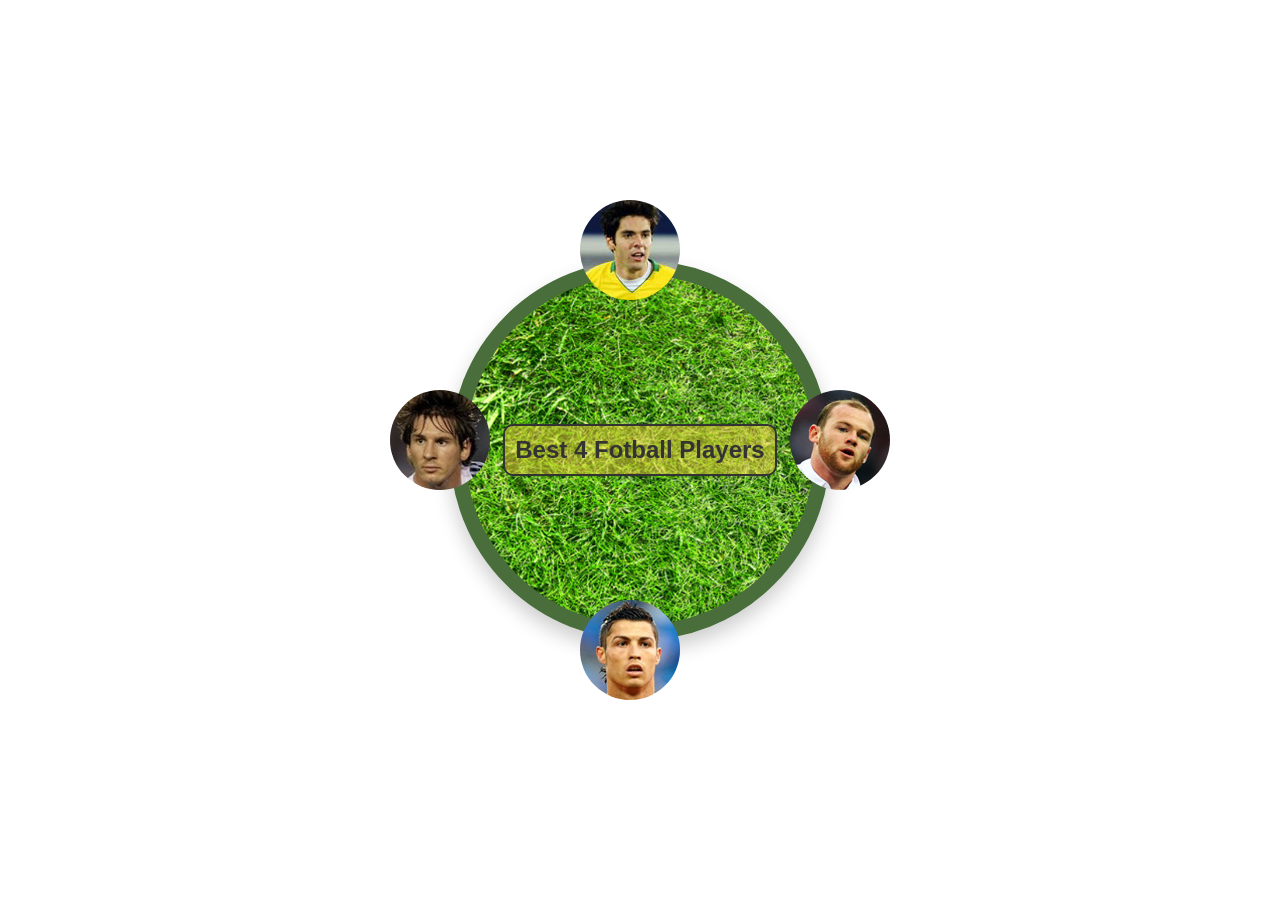
<file: Absolute Positioning&Layouts/index.html>
<!DOCTYPE html>
<html lang="en">
<head>
   <!-- الترميز العالمي الذي يدعم اللغة العربيةوالانجليزية--> 
    <meta charset="UTF-8">
    <!--هنا نخبر المتصفح أن يجعل عرض الموقع مساوياً لـ عرض شاشة الجهاز الذي يستخدمه الشخص بغض النظر عن نوعه جوال ..لاب  ..الخ-->
    <meta name="viewport" content="width=device-width, initial-scale=1.0">
    <!--وصف الموقع-->
    <meta name="description" content="">
    <!-- كلمات مفتاحية لتحسن ظهور موقعي في محركات البحث-->
    <meta name="keyword" content="">
    <!--هاد عشان اعمل رفريش للصفحة -->
    <meta http-equiv="refresh" content="300">

    <title>Q3</title>

    <!--رابط صفحة ال CSS-->
    <link rel="stylesheet" href="css/style.css">
    
    
</head>
<body>
<div class="container">
        
        <div class="circle">
            <div class="title">
                <h3>Best 4 Fotball Players</h3>
            </div>
        </div>

        <div class="player player-top">
            <img src="images/4.png" alt="Player 1">
        </div>
        
        <div class="player player-right">
            <img src="images/3.png" alt="Player 2">
        </div>
        
        <div class="player player-bottom">
            <img src="images/2.png" alt="Player 3">
        </div>
        
        <div class="player player-left">
            <img src="images/1.png" alt="Player 4">
        </div>

    </div>

</body>
</file>
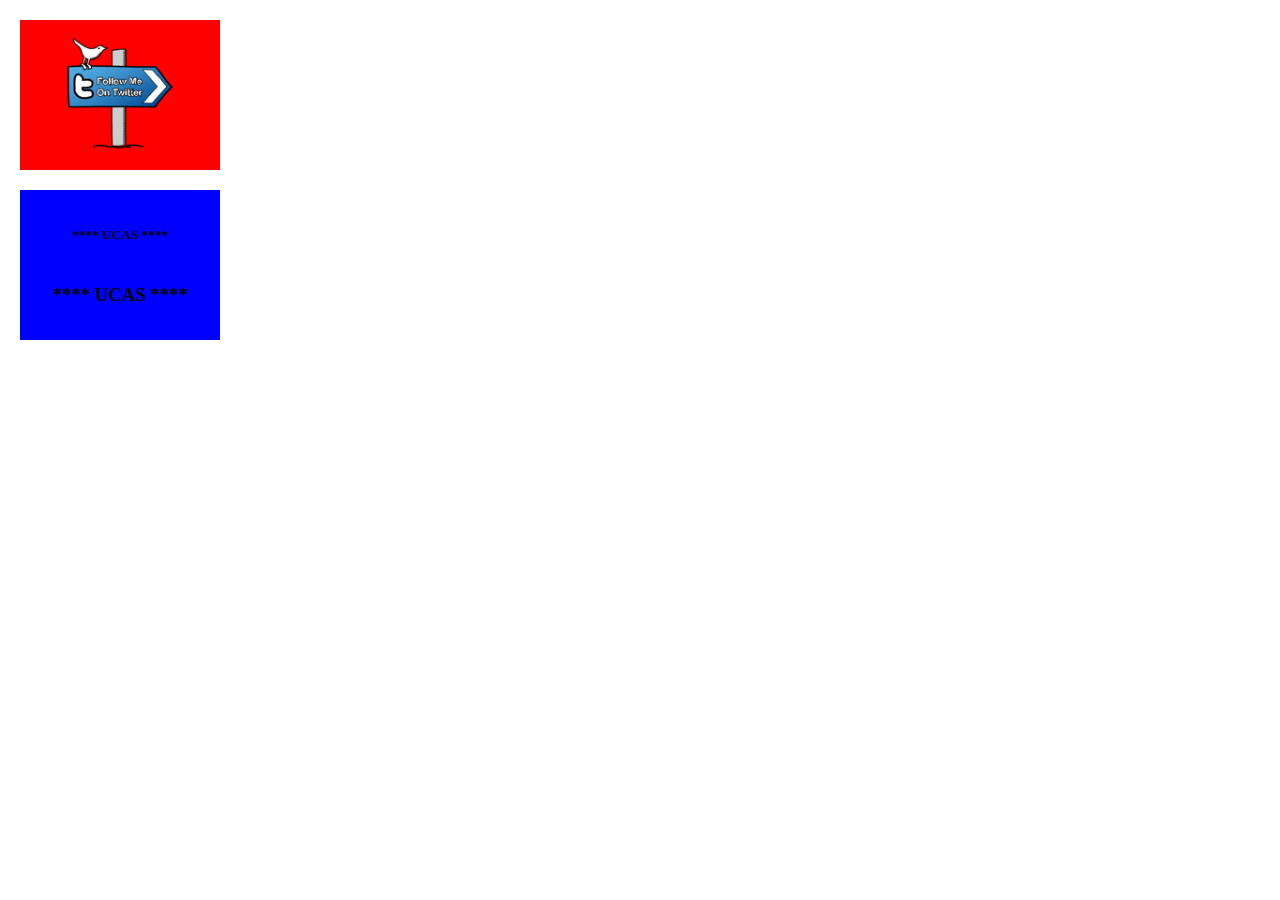
<file: CSS Keyframe Animations & Multi-Layered Motion/index.html>
<!DOCTYPE html>
<html lang="en">
<head>
   <!-- الترميز العالمي الذي يدعم اللغة العربيةوالانجليزية--> 
    <meta charset="UTF-8">
    <!--هنا نخبر المتصفح أن يجعل عرض الموقع مساوياً لـ عرض شاشة الجهاز الذي يستخدمه الشخص بغض النظر عن نوعه جوال ..لاب  ..الخ-->
    <meta name="viewport" content="width=device-width, initial-scale=1.0">
    <!--هاد عشان اعمل رفريش للصفحة -->
    <meta http-equiv="refresh" content="300">

    <title>Q4</title>

    <!--رابط صفحة ال CSS-->
    <link rel="stylesheet" href="css/style.css">
    
    
</head>
<body>
<div class="contianer">
<div class="img">
        <img src="images\1.png" class="moving-icon" alt="Image">
    </div>

    <div class="text">
        <h5>**** UCAS ****</h5>
        <h3>**** UCAS ****</h3>
    </div>
    </div>
</body>
</html>
</file>
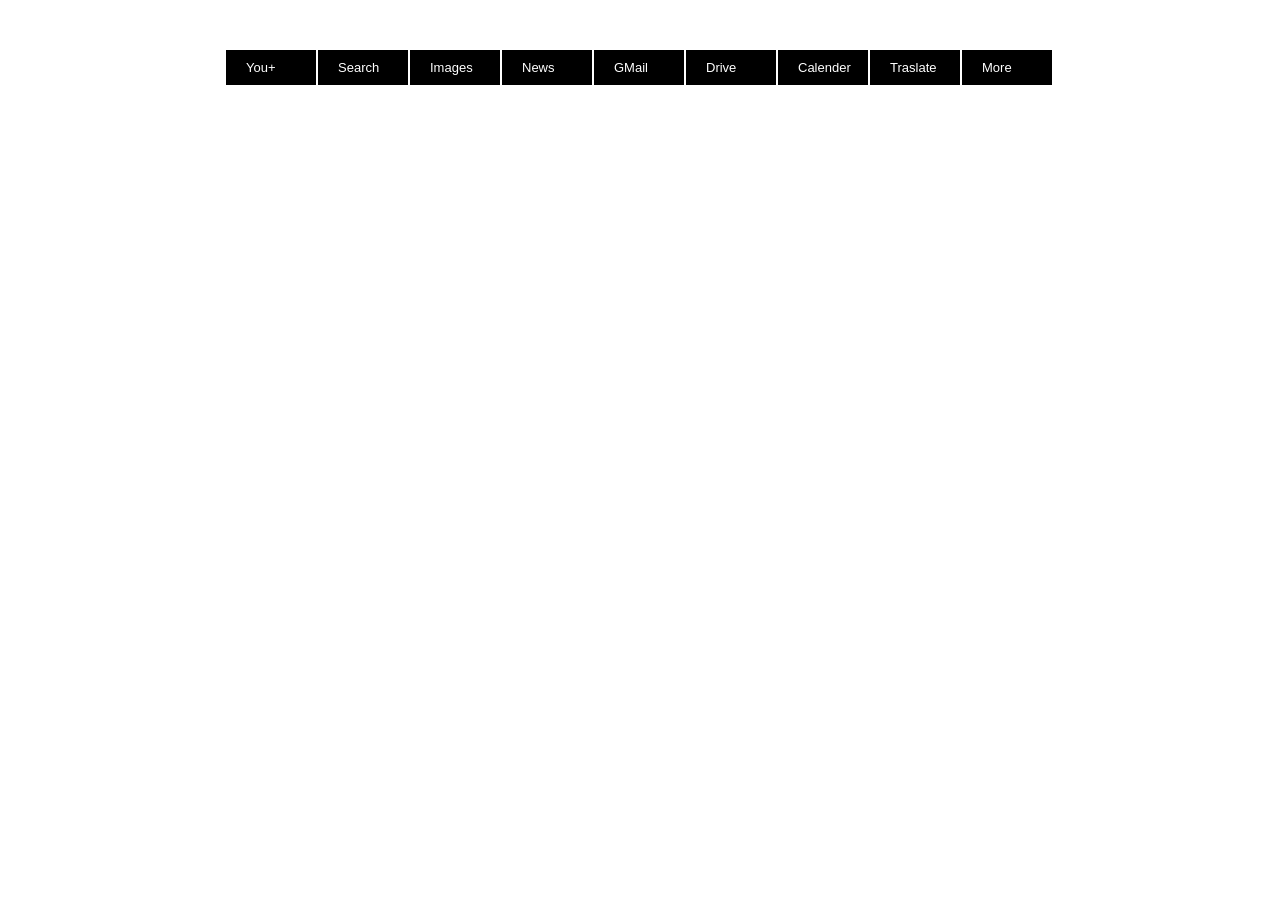
<file: CSS Navigation Bars & Hover Effects/index.html>
<!DOCTYPE html>
<html lang="en">
<head>
   <!-- الترميز العالمي الذي يدعم اللغة العربيةوالانجليزية--> 
    <meta charset="UTF-8">
    <!--هنا نخبر المتصفح أن يجعل عرض الموقع مساوياً لـ عرض شاشة الجهاز الذي يستخدمه الشخص بغض النظر عن نوعه جوال ..لاب  ..الخ-->
    <meta name="viewport" content="width=device-width, initial-scale=1.0">
    <!--هاد عشان اعمل رفريش للصفحة -->
    <meta http-equiv="refresh" content="300">

    <title>Q2</title>

    <!--رابط صفحة ال CSS-->
    <link rel="stylesheet" href="css/style.css">
    
    
</head>
<body>
<div class="navbar">
        <a href="#" class="nav-item">
            <span>You+</span>
        </a>

        <a href="#" class="nav-item">
            <span>Search</span>
        </a>

        <a href="#" class="nav-item">
            <span>Images</span>
        </a>

        <a href="#" class="nav-item">
            <span>News</span>
        </a>

        <a href="#" class="nav-item">
            <span>GMail</span>
        </a>

        <a href="#" class="nav-item">
            <span>Drive</span>
        </a>

        <a href="#" class="nav-item">
            <span>Calender</span>
        </a>

        <a href="#" class="nav-item">
            <span>Traslate</span>
        </a>

        <a href="#" class="nav-item">
            <span>More</span>
        </a>


    </div>

</body>
</html>
</file>
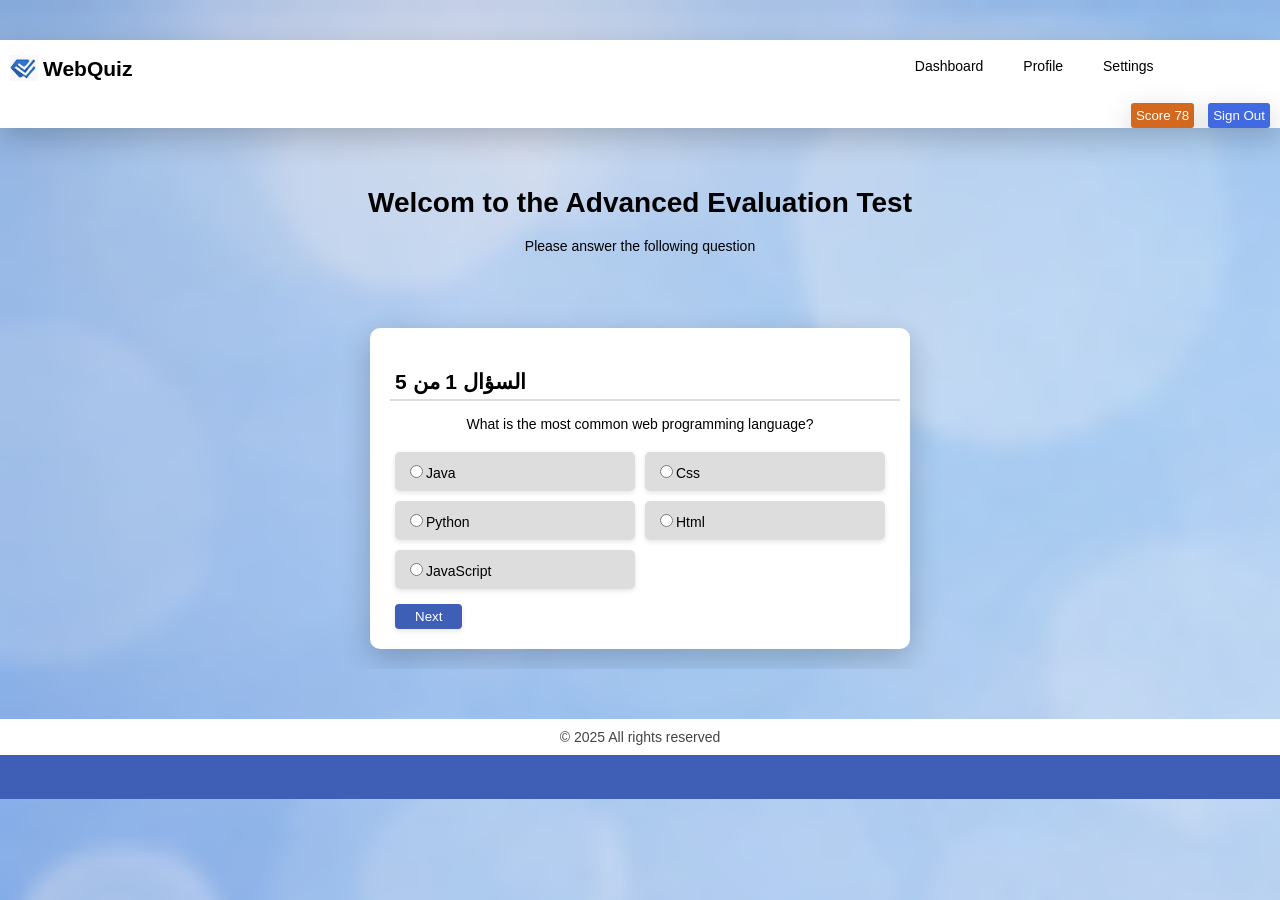
<file: Quiz-Platform/index.html>
<!DOCTYPE html>
<html lang="en">
<head>
    <meta charset="UTF-8">
    <meta name="viewport" content="width=device-width, initial-scale=1.0">
    <meta name="description" content="">
    <meta name="keywords" content="">
    <meta name="keywords" content="">

    <title>WebQuiz</title>

    <link rel="stylesheet" href="css/style.css">
    <link rel="stylesheet" href="https://cdnjs.cloudflare.com/ajax/libs/font-awesome/6.0.0/css/all.min.css">
</head>

<body>

  <header>
        <nav>
            <div class="logo">
              <img src="images/logo.png" alt="logo pic ...">
              <h2>WebQuiz</h2>
            </div>
            
            <ul class="links">
              <li><a href="">Dashboard</a></li>  
              <li><a href="">Profile</a></li>
              <li><a href="">Settings</a></li>
            </ul>

              <div class="buttons">
                <button class="score-btn">Score 78</button>
                <button class="signout-btn">Sign Out</button>
              </div>
        </nav>
        <div class="clear"></div>
    </header>


   <div class="container">
    <main> 
      <div class="welcom">
        <h1>Welcom to the Advanced Evaluation Test</h1>
        <p>Please answer the following question</p>
      </div>

        <div class="question">
            <h2>السؤال 1 من 5</h2>
            <label>What is the most common web programming language?</label>
            <div class="option"><input type="radio" name="q1" id="">Java</div>
            <div class="option"><input type="radio" name="q1" id="">Css</div>
            <div class="option"><input type="radio" name="q1" id="">Python</div>
            <div class="option"><input type="radio" name="q1" id="">Html</div>
            <div class="option"><input type="radio" name="q1" id="">JavaScript</div>
            <div class="clear"></div>
            <div><button class="next-btn">Next</button></div>
    </main>
    </div>
    
    <footer>
      <div class="white-bar">
      <p>&copy; 2025 All rights reserved</p>
      </div>
    </footer>

</body>
</html>
</file>
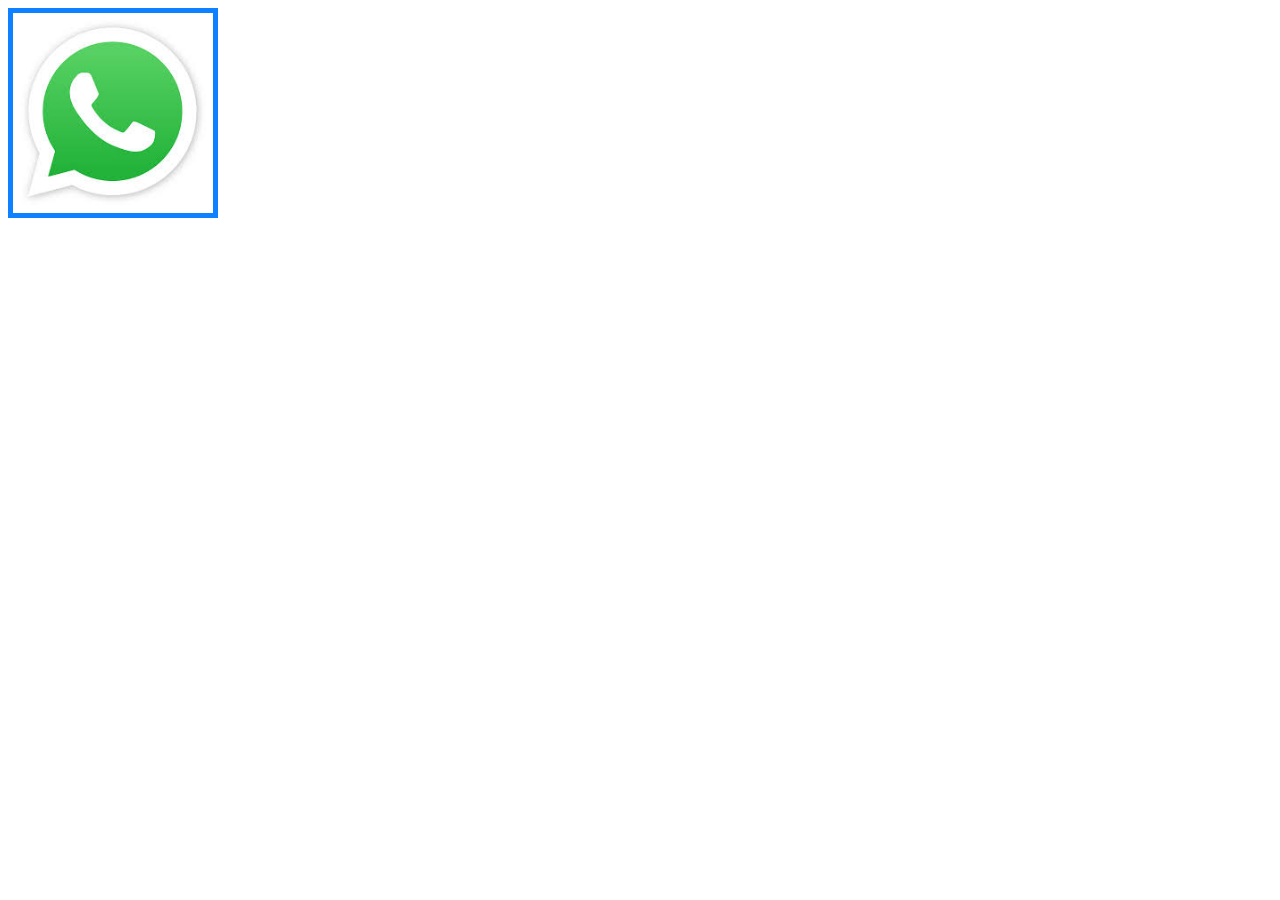
<file: transaction/index.html>
<!DOCTYPE html>
<html lang="en">
<head>
   <!-- الترميز العالمي الذي يدعم اللغة العربيةوالانجليزية--> 
    <meta charset="UTF-8">
    <!--هنا نخبر المتصفح أن يجعل عرض الموقع مساوياً لـ عرض شاشة الجهاز الذي يستخدمه الشخص بغض النظر عن نوعه جوال ..لاب  ..الخ-->
    <meta name="viewport" content="width=device-width, initial-scale=1.0">
    <!--وصف الموقع-->
    <meta name="description" content="">
    <!-- كلمات مفتاحية لتحسن ظهور موقعي في محركات البحث-->
    <meta name="keyword" content="">
     <!-- عشان ءارشف صفحة معينة و ما تصللها محركات البحث-->
    <meta name="robots" content="/">
    <!--هاد عشان اعمل رفريش للصفحة -->
    <meta http-equiv="refresh" content="300">

    <title>first project</title>

    <!--رابط صفحة ال CSS-->
    <link rel="stylesheet" href="css/style.css">
    <!--رابط الايقونة الي جنب اسم الصقحة-->
    <link rel="shortcut icon" href="images/3135715.png" type="image/x-icon">
    
</head>
<body>


<div class="card">
  <img src="images/whatsapp.jpg" alt="WhatsApp">
  <div class="info">
    <h3>WhatsApp</h3>
    <p>Social Network</p>
  </div>
</div>





</body>
</html>
</file>
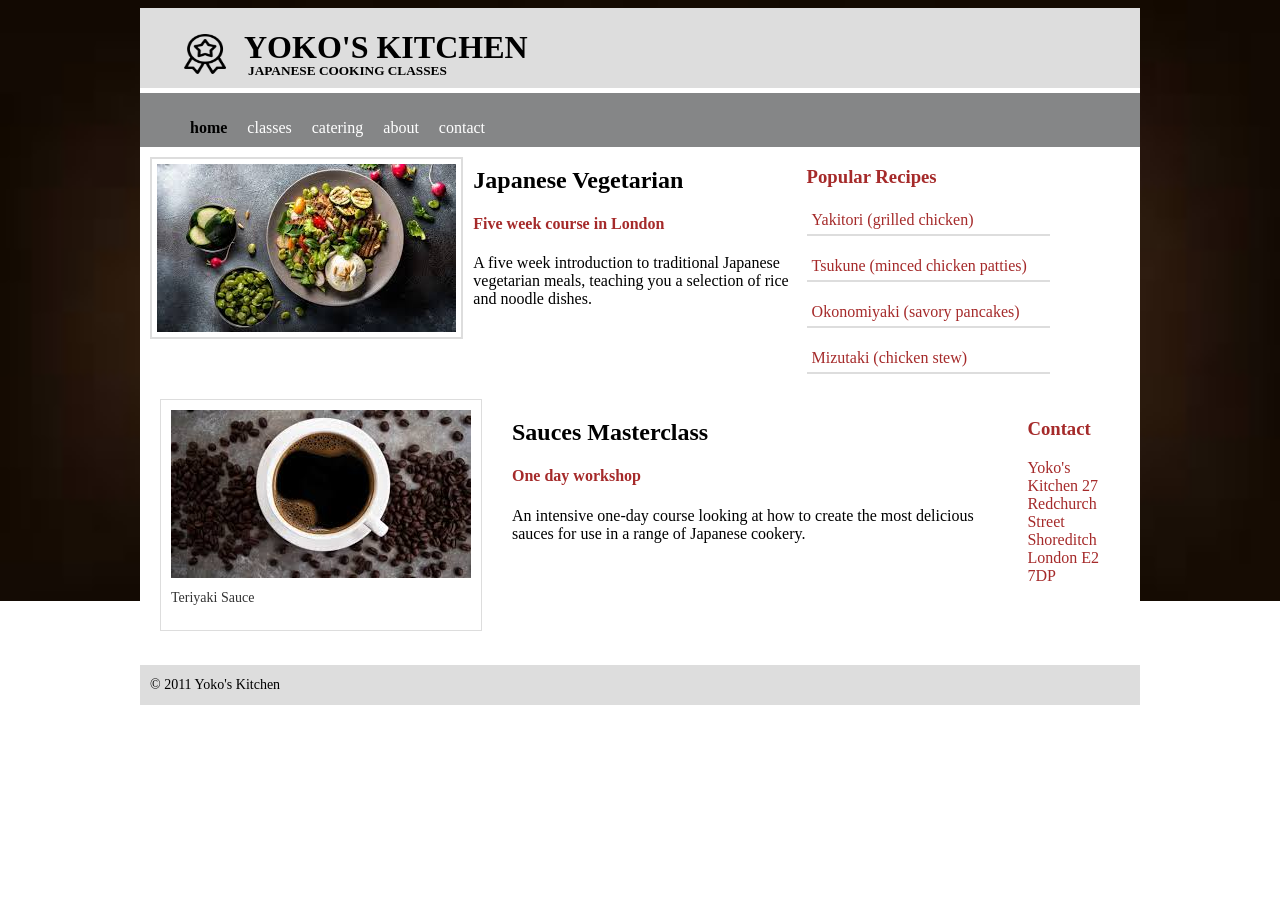
<file: yokos-kitchen-landing-page/index.html>
<!DOCTYPE html>
<html lang="en">
<head>
   <!-- الترميز العالمي الذي يدعم اللغة العربيةوالانجليزية--> 
    <meta charset="UTF-8">
    <!--هنا نخبر المتصفح أن يجعل عرض الموقع مساوياً لـ عرض شاشة الجهاز الذي يستخدمه الشخص بغض النظر عن نوعه جوال ..لاب  ..الخ-->
    <meta name="viewport" content="width=device-width, initial-scale=1.0">
    <!--وصف الموقع-->
    <meta name="description" content="">
    <!-- كلمات مفتاحية لتحسن ظهور موقعي في محركات البحث-->
    <meta name="keyword" content="">
     <!-- عشان ءارشف صفحة معينة و ما تصللها محركات البحث-->
    <meta name="robots" content="/">
    <!--هاد عشان اعمل رفريش للصفحة -->
    <meta http-equiv="refresh" content="300">

    <title>first project</title>

    <!--رابط صفحة ال CSS-->
    <link rel="stylesheet" href="css/style.css">
    <!--رابط الايقونة الي جنب اسم الصقحة-->
    <link rel="shortcut icon" href="images/3135715.png" type="image/x-icon">
    
</head>
<body>

    <div class="container">

       <header>
            <img src="images/1435715.png" alt="icon2">
            <h1> YOKO'S KITCHEN</h1>
            <div class="clear"></div>
            <h5>JAPANESE COOKING CLASSES</h5>
       </header> 
       <!--هادج شكل اي نافبار في اي موقع بتشوفيه اللعب بيكون في ال css --> 
       <nav>
        <ul>
            <li><a href="" class="active">home</a></li>
            <li><a href="">classes</a></li>
            <li><a href="">catering</a></li>
            <li><a href="">about</a></li>
            <li><a href="">contact</a></li>
        </ul>
       </nav>

       <section>
        <div class="pi">
            <img src="images/salad.jpg" alt="salad pic">
        </div>
        <div class="pi">
            <h2>Japanese Vegetarian</h2>
            <h4>Five week course in London</h4>
            <p>A five week introduction to traditional Japanese vegetarian meals, teaching you a selection of rice and noodle dishes.</p>
        </div>
        <div class="pi">
            <h3>Popular Recipes</h3>
            <p class="p1">Yakitori (grilled chicken)</p>
            <p class="p1">Tsukune (minced chicken patties)</p>
            <p class="p1">Okonomiyaki (savory pancakes)</p>
            <p class="p1">Mizutaki (chicken stew)</p>
        </div>
         <div class="clear"></div>
       </section>
       
       <section class="lower-section">
        <div class="photo-box">
            <img src="images/coffee.jpg" alt="coffee pic">
            <p>Teriyaki Sauce</p>
        </div>

        <div class="sauce-info">
            <h2>Sauces Masterclass </h2>
            <h4>One day workshop</h4>
            <p>An intensive one-day course looking at how to create the most delicious sauces for use in a range of Japanese cookery.</p>
        </div>

        <div class="contact-box">
            <h3>Contact</h3>
            <p class="contact-info">
            Yoko's Kitchen 27<br>
            Redchurch Street<br>
            Shoreditch London E2 <br>
            7DP
            </p>
        </div>
       </section>


       <footer>
        <!--ملاحظة: الكود &copy; هو المسؤول عن إظهار علامة الحقوق (الدائرة التي بداخلها حرف C).-->
        <p>&copy; 2011 Yoko's Kitchen</p>
       </footer>
    </div>
    
</body>
</html>
</file>
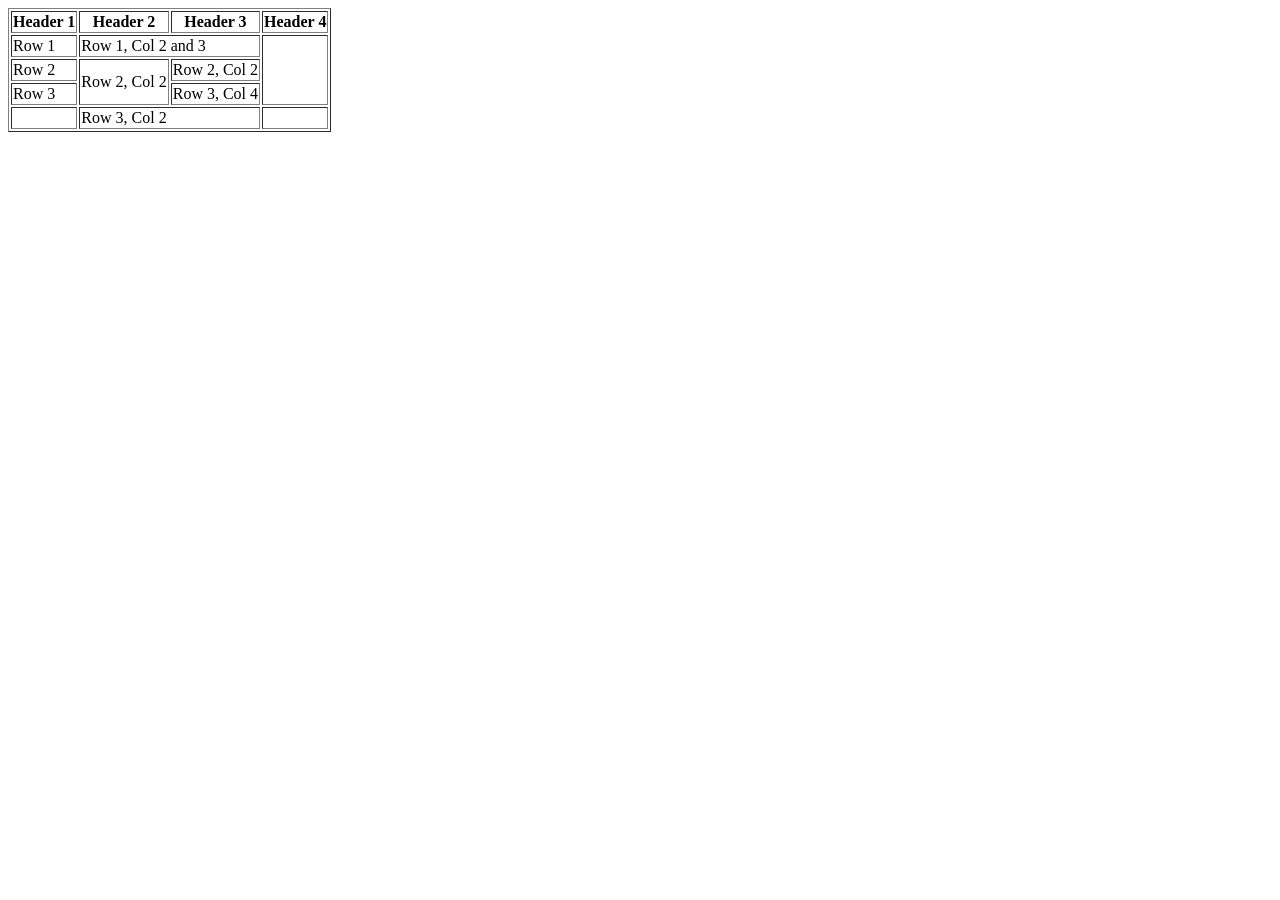
<file: tabel1.html>
<!DOCTYPE html>
<html>
<head>
<meta charset="UTF-8">
</head>

<body>

<table border="1">
<thead>
<tr>
<th>Header 1</th>
<th>Header 2</th>
<th>Header 3</th>
<th>Header 4</th>
</tr>
</thead>

<tbody>

<tr>
<td>Row 1</td>
<td colspan="2">Row 1, Col 2 and 3</td>
<td rowspan="3"></td>
</tr>

<tr>
<td>Row 2</td>
<td rowspan="2">Row 2, Col 2</td>
<td>Row 2, Col 2</td>
</tr>

<tr>
<td>Row 3</td>
<td>Row 3, Col 4</td>
</tr>

<tr>
<td></td>
<td colspan="2">Row 3, Col 2</td>
<td></td>
</tr>

</tbody>
</table>

</body>
</html>
</file>
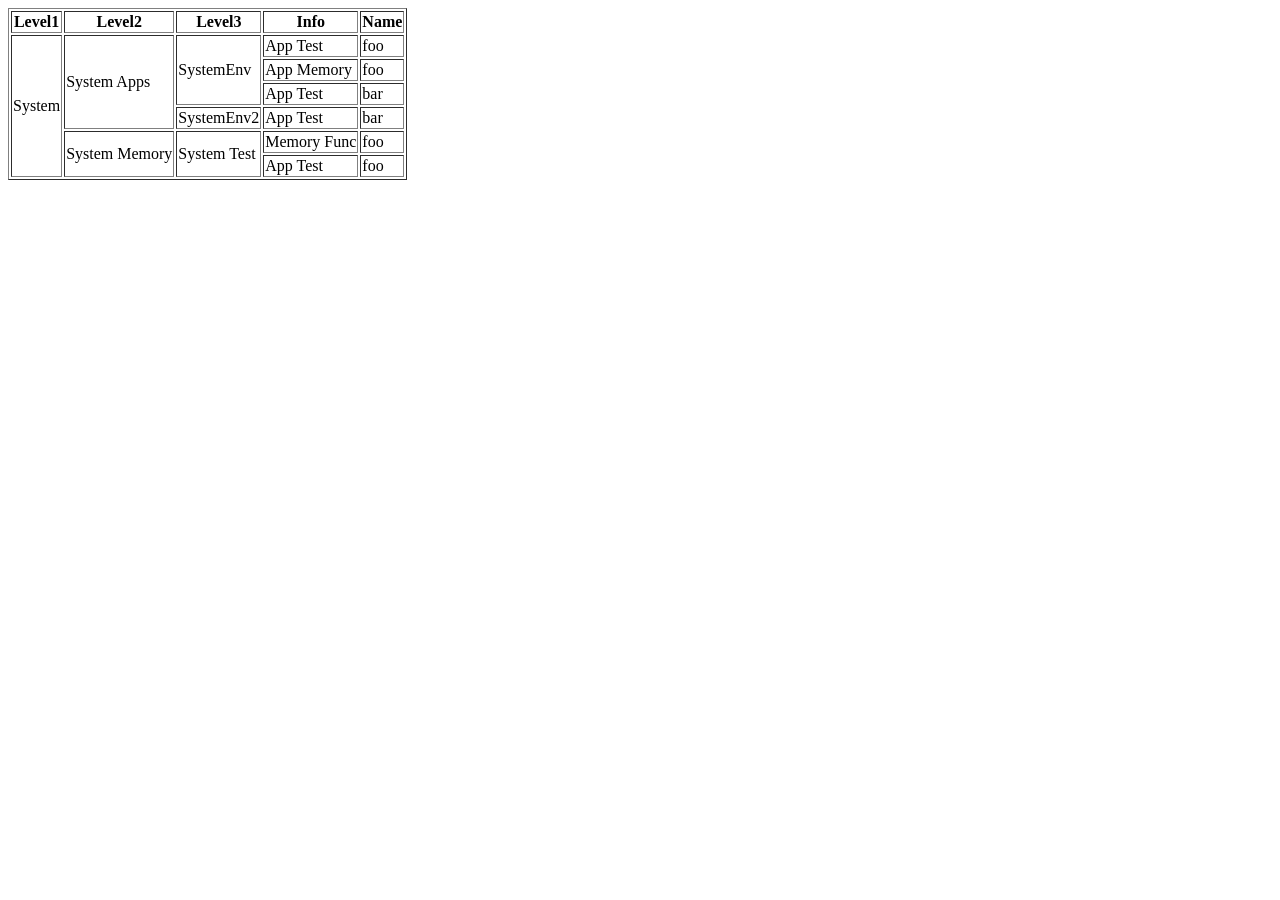
<file: tabel2.html>
<html>
<head>
	<body>
		<table border="1">
			<tr>
				<th>Level1</th>
				<th>Level2</th>
				<th>Level3</th>
				<th>Info</th>
				<th>Name</th>
			</tr>
			<tr>
				<td rowspan = "6"> System </td>
				<td rowspan = "4"> System Apps </td>
				<td rowspan = "3"> SystemEnv </td>
				<td> App Test </td>
				<td> foo </td>
			</tr>
			<tr>
				<td> App Memory </td>
				<td> foo </td>
			</tr>
			<tr>
				<td> App Test </td>
				<td> bar </td>
			</tr>
			<tr>
				
				<td> SystemEnv2 </td>
				<td> App Test </td>
				<td> bar </td>
			</tr>
			<tr>
				<td rowspan = "2"> System Memory </td>
				<td rowspan = "2"> System Test </td>
				<td> Memory Func </td>
				<td> foo </td>
			</tr>
			<tr>
				<td> App Test </td>
				<td> foo </td>
			</tr>
		</table>
	</body>
</head>

</html>
</file>
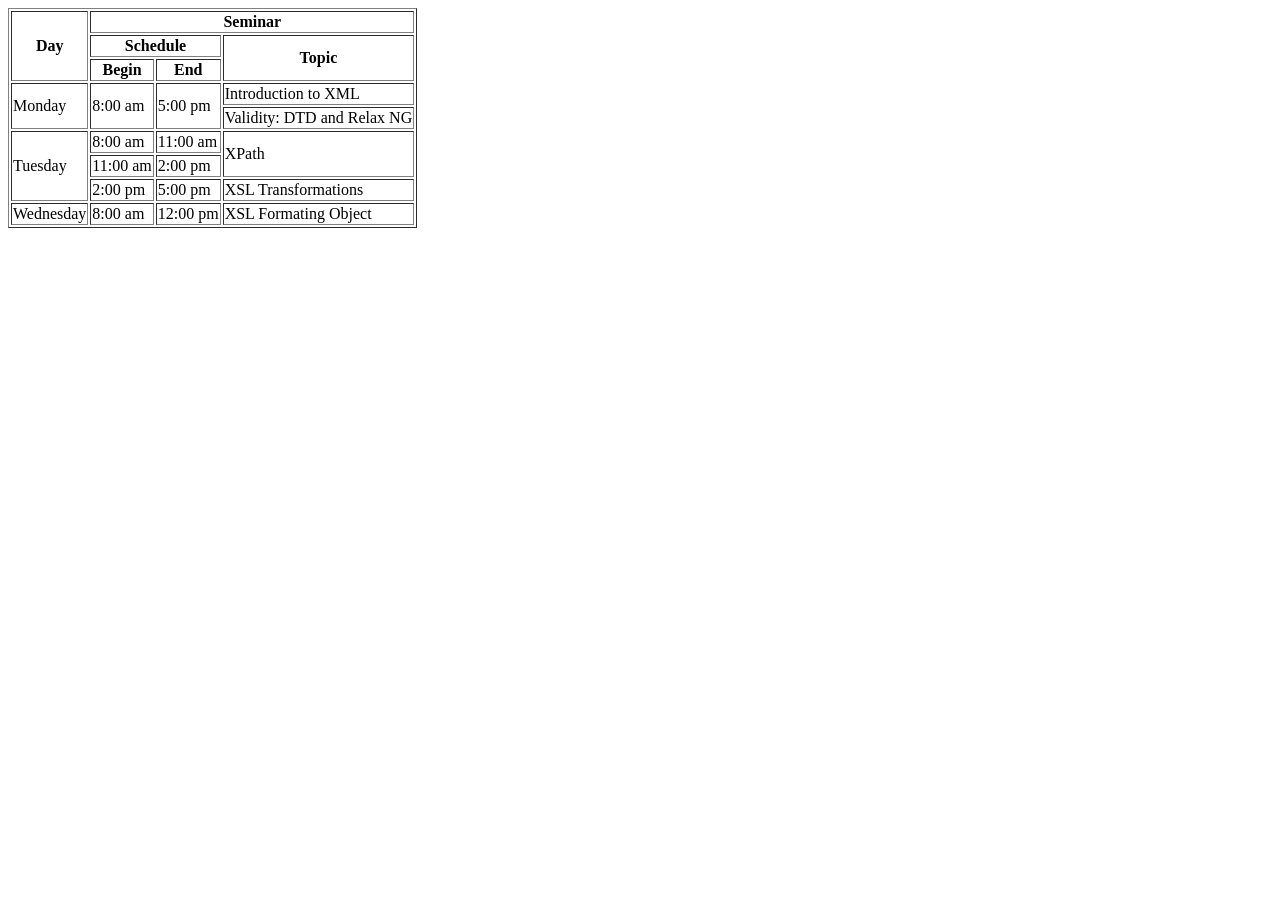
<file: tabel3.html>
<html>
<head>
	<body>
		<table border="1">
			<tr>
				<th rowspan="3">Day</th>
				<th colspan="3">Seminar</th>
			</tr>
			<tr>
				<th colspan = "2"> Schedule </th>
				<th rowspan="2"> Topic </th>
			</tr>
			<tr>
				<th> Begin</th>
				<th> End </th>
			</tr>
			<tr>
				<td rowspan="2"> Monday </td>
				<td rowspan="2"> 8:00 am </td>
				<td rowspan="2"> 5:00 pm </td>
				<td> Introduction to XML </td>
			</tr>
			<tr>
				<td> Validity: DTD and Relax NG </td>
			</tr>
			
			<tr>
				<td rowspan="3"> Tuesday </td>
				<td> 8:00 am </td>
				<td> 11:00 am </td>
				<td rowspan="2"> XPath </td>
			</tr>
			<tr>
				<td> 11:00 am </td>
				<td> 2:00 pm </td>
			</tr>
			<tr>
				<td> 2:00 pm </td>
				<td> 5:00 pm </td>
				<td> XSL Transformations </td>
			</tr>
			<tr>
				<td> Wednesday </td>
				<td> 8:00 am </td>
				<td> 12:00 pm </td>
				<td> XSL Formating Object </td>
			</tr>
		</table>
	</body>
</head>

</html>
</file>
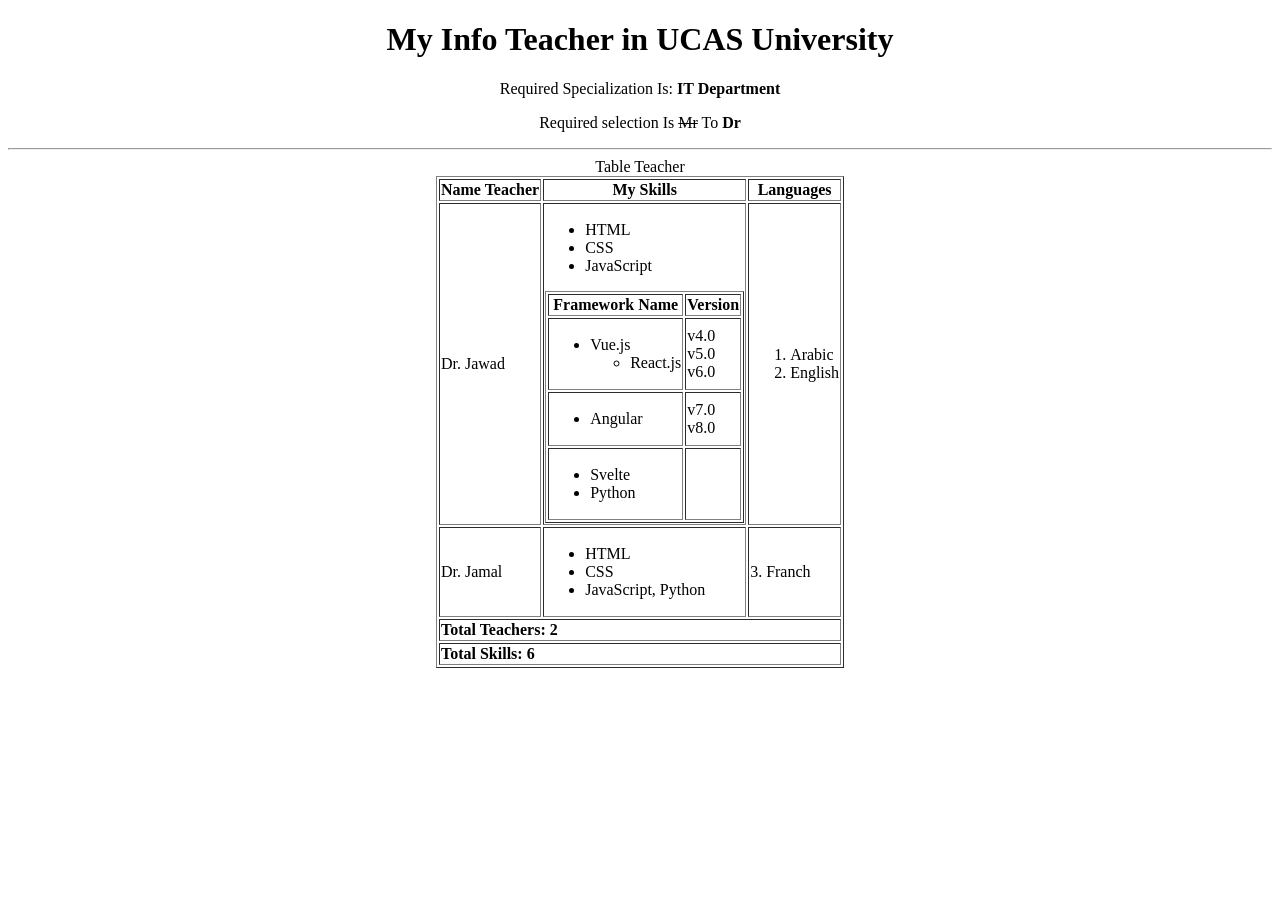
<file: tabel4.html>
<!DOCTYPE html>
<html lang="en">
<head>
<meta charset="UTF-8">
<title>Teacher Info Table</title>
</head>
<body>
<center>
<h1>My Info Teacher in UCAS University</h1>
<p>Required Specialization Is: <b>IT Department</b></p>
<p>Required selection Is <s>Mr</s> To <b>Dr</b></p>
<hr>

<caption>Table Teacher</caption>
<table border="1">

<tr align="center">
<th>Name Teacher</th>
<th>My Skills</th>
<th>Languages</th>
</tr>

<tr>
<td>Dr. Jawad</td>

<td>
<ul>
<li>HTML</li>
<li>CSS</li>
<li>JavaScript</li>
</ul>

<table border="1">
<tr>
<th>Framework Name</th>
<th>Version</th>
</tr>

<tr>
<td>
<ul>
<li>Vue.js</li>
<ul><li>React.js</li></ul>
</ul>
</td>

<td>v4.0<br>v5.0<br>v6.0</td>
</tr>
                        
<tr>
<td><ul><li>Angular</li></ul></td>
<td>v7.0<br>v8.0</td>
</tr>

<tr>
<td>
<ul>
<li>Svelte</li>
<li>Python</li>
</ul>
</td>

<td></td>
</tr>
</table>
</td>

<td>
<ol>
<li>Arabic</li>
<li>English</li>
</ol>
</td>
</tr>

<tr>
<td>Dr. Jamal</td>

<td>
<ul>
<li>HTML</li>
<li>CSS</li>
<li>JavaScript, Python</li>
</ul>
</td>

<td>3. Franch</td>
</tr>

<tr>
<td colspan="3"><b>Total Teachers: 2</b></td>
</tr>

<tr>
<td colspan="3"><b>Total Skills: 6</b></td>
</tr>

</table>
</center>

</body>
</html>
</file>
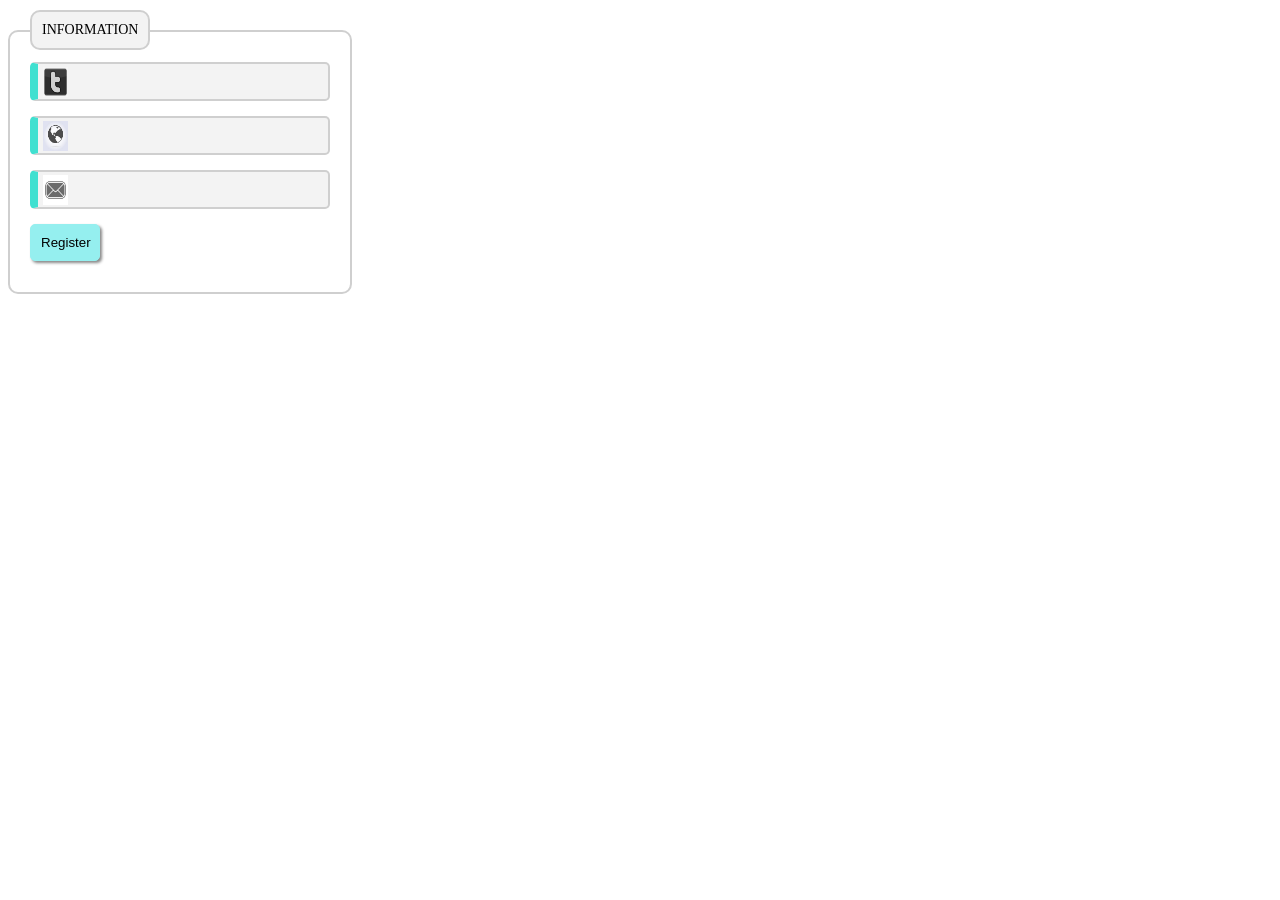
<file: flex/ass3.html>
<!DOCTYPE html>
<html lang="en">

<head>
<meta charset="UTF-8">
<title>ASS3</title>
<link rel="stylesheet" href="style.css">
</head>

<body>

<div class="box">
    <div class="information">INFORMATION</div>

    <div class="input">
      <img src="twitter.png" alt="you need ...">  
    </div>
    <div class="input">
       <img src="earth.jpg" alt="you need ..."> 
    </div>
    <div class="input">
        <img src="massage.png" alt="email"> 
    </div>

    <button type="submit" class="btn">Register</button>
</div>
























<!--<div class="Container">
<div class="title"> INFORMATION</div>

<form action="">

<div class="input">
<div class="icon"><img src="twitter.png" alt="you need ..."></div>
<input type="text">
</div>

<div class="input">
<div class="icon"><img src="earth.jpg" alt="you need ..."></div>
<input type="text">
</div>

<div class="input">
<div class="icon"><img src="massage.png" alt="email"></div>
<input type="email">
</div>

<button type="submit" class="register-btn">Register</button>

</form>
</div>
-->
</body>
</html>
</file>
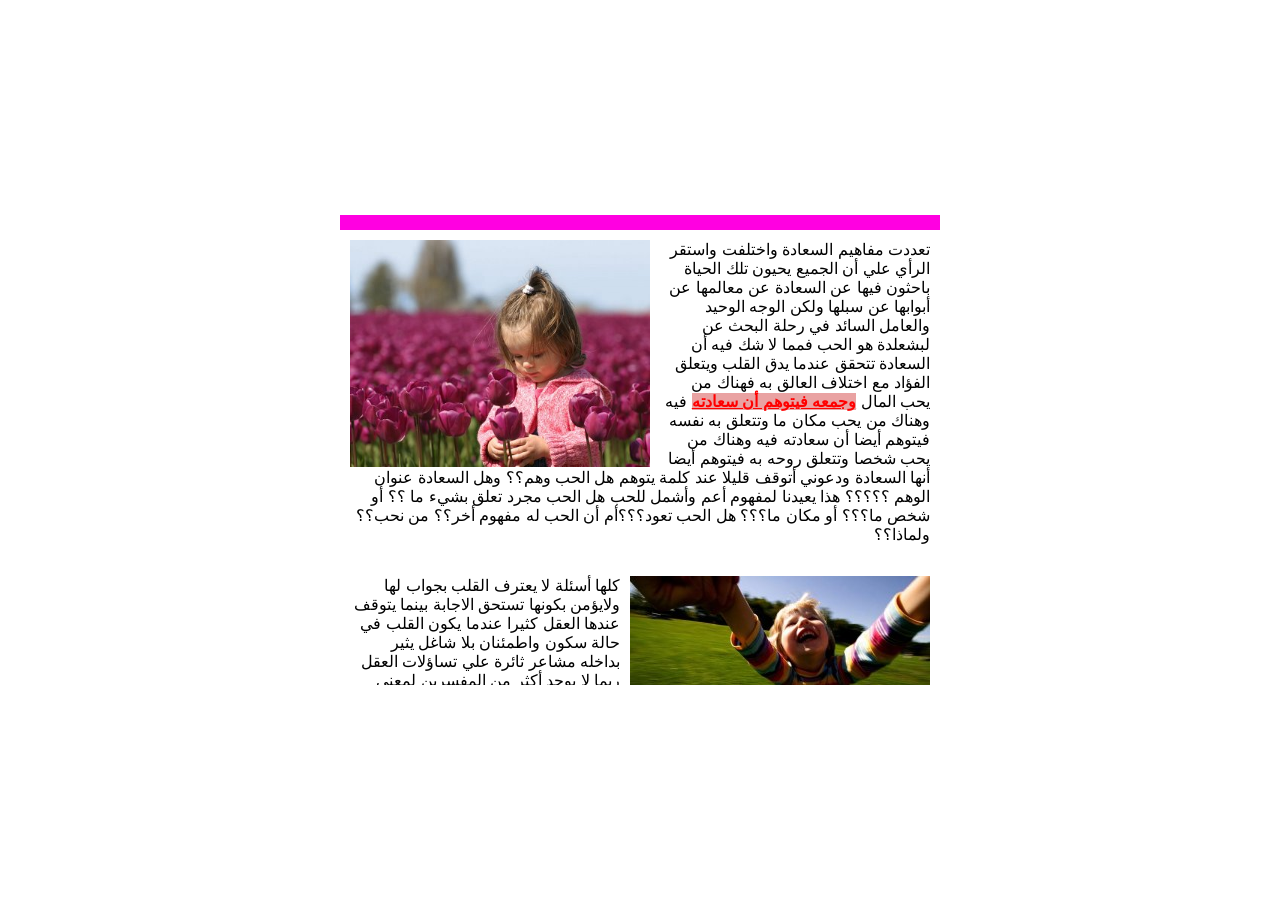
<file: float/ass2.html>
<!DOCTYPE html>
<html lang="ar" dir="rtl">

<head>
<meta charset="UTF-8">
<title>ASS2</title>
<link rel="stylesheet" href="style.css">
</head>

<body>

<div class="container">
<div class="bar"></div>
<div class="content">
<img src="girl.jpg" alt="Girl photo" class="img-girl">
<p>
تعددت مفاهيم السعادة واختلفت واستقر الرأي علي أن الجميع يحيون تلك الحياة باحثون
فيها عن السعادة عن معالمها عن أبوابها عن سبلها ولكن الوجه الوحيد والعامل السائد
في رحلة البحث عن لبشعلدة هو الحب فمما لا شك فيه أن السعادة تتحقق عندما يدق القلب 
ويتعلق الفؤاد مع اختلاف العالق به فهناك من يحب المال <span class ="red-text">وجمعه فيتوهم أن سعادته</span> 
فيه وهناك من يحب مكان ما وتتعلق به نفسه فيتوهم أيضا أن سعادته فيه وهناك من يحب شخصا
وتتعلق روحه به فيتوهم أيضا أنها السعادة ودعوني أتوقف قليلا عند كلمة يتوهم هل الحب
وهم؟؟ وهل السعادة عنوان الوهم ؟؟؟؟؟ هذا يعيدنا لمفهوم أعم وأشمل للحب هل الحب 
مجرد تعلق بشيء ما ؟؟ أو شخص ما؟؟؟ أو مكان ما؟؟؟ هل الحب تعود؟؟؟أم أن الحب له
مفهوم أخر؟؟ من نحب؟؟ولماذا؟؟
</p>
<p class="clear"></p>
<img src="boy.jpg" alt="Boy photo" class="img-boy">
<p>
كلها أسئلة لا يعترف القلب بجواب لها ولايؤمن بكونها تستحق الاجابة بينما يتوقف عندها
العقل كثيرا عندما يكون القلب في حالة سكون واطمئنان بلا شاغل يثير بداخله مشاعر
ثائرة علي تساؤلات العقل ربما لا يوجد أكثر من المفسرين لمعني الحب وعلاقته بالسعادة 
وربما أيضا تثبت لنا الحياة يوما بعد يوم تعدد المفاهيم واختلافها وهذا شيء لايثير
العجب لاننا لم نتحدث عن حقائق كونية ولا معادلات رياضية انما نحاول جاهدين التعمق في
مشاعر بشرية لاتخضع لمنطق ولا قانون انما المحرك الرئيسي لها القلب ودقاته وخفقاته
</p>
<p class="clear"></p>
<img src="imoji.png" alt="Smile" class="img-imoji">
<p>
واذا عدنا لموضوع السعادة فمن وجهة نظري أن السعادة لا تتحقق الا بالحب ولكن ليس بحب
مكان ولا زمان لا مال ولا انسان انما تتحقق بالحب النابع من القلب لكل كيان تتحقق بلفظ
معاني الشر من قلب كل انسان نصل اليها عندما نرمي بأزهار الحب الحمراء في كل مكان 
وبلا انتظار ولا رجاء بلا ترقب ولا توجس خشية أن يقابل حبنا بجرح وأن تقابل الورود
بأشواك تدميها فمن كان قلبه لاينثر سوي ماءا ليروي به عطش الارض الجدباء لاينتظر 
الخضار وانما سعادته الحاقة في ريه وحبه المنثور علي أرض أملا نشر الخير بها.
</p>

</div>
</div>








<!--
<div class="Container">
<div class="pink-bar"></div>

<div class="Content">


<p>
<img src="girl.jpg" alt="Girl photo" class="img-girl">
تعددت مفاهيم السعادة واختلفت واستقر الرأي علي أن الجميع يحيون تلك الحياة باحثون
فيها عن السعادة عن معالمها عن أبوابها عن سبلها ولكن الوجه الوحيد والعامل السائد
في رحلة البحث عن لبشعلدة هو الحب فمما لا شك فيه أن السعادة تتحقق عندما يدق القلب 
ويتعلق الفؤاد مع اختلاف العالق به فهناك من يحب المال <span class ="red-text">وجمعه فيتوهم أن سعادته</span> 
فيه وهناك من يحب مكان ما وتتعلق به نفسه فيتوهم أيضا أن سعادته فيه وهناك من يحب شخصا
وتتعلق روحه به فيتوهم أيضا أنها السعادة ودعوني أتوقف قليلا عند كلمة يتوهم هل الحب
وهم؟؟ وهل السعادة عنوان الوهم ؟؟؟؟؟ هذا يعيدنا لمفهوم أعم وأشمل للحب هل الحب 
مجرد تعلق بشيء ما ؟؟ أو شخص ما؟؟؟ أو مكان ما؟؟؟ هل الحب تعود؟؟؟أم أن الحب له
مفهوم أخر؟؟ من نحب؟؟ولماذا؟؟
</p>


<p>
<img src="boy.jpg" alt="Boy photo" class="img-boy">
كلها أسئلة لا يعترف القلب بجواب لها ولايؤمن بكونها تستحق الاجابة بينما يتوقف عندها
العقل كثيرا عندما يكون القلب في حالة سكون واطمئنان بلا شاغل يثير بداخله مشاعر
ثائرة علي تساؤلات العقل ربما لا يوجد أكثر من المفسرين لمعني الحب وعلاقته بالسعادة 
وربما أيضا تثبت لنا الحياة يوما بعد يوم تعدد المفاهيم واختلافها وهذا شيء لايثير
العجب لاننا لم نتحدث عن حقائق كونية ولا معادلات رياضية انما نحاول جاهدين التعمق في
مشاعر بشرية لاتخضع لمنطق ولا قانون انما المحرك الرئيسي لها القلب ودقاته وخفقاته
</p>


<p>
<img src="imoji.png" alt="Smile" class="img-imoji">
واذا عدنا لموضوع السعادة فمن وجهة نظري أن السعادة لا تتحقق الا بالحب ولكن ليس بحب
مكان ولا زمان لا مال ولا انسان انما تتحقق بالحب النابع من القلب لكل كيان تتحقق بلفظ
معاني الشر من قلب كل انسان نصل اليها عندما نرمي بأزهار الحب الحمراء في كل مكان 
وبلا انتظار ولا رجاء بلا ترقب ولا توجس خشية أن يقابل حبنا بجرح وأن تقابل الورود
بأشواك تدميها فمن كان قلبه لاينثر سوي ماءا ليروي به عطش الارض الجدباء لاينتظر 
الخضار وانما سعادته الحاقة في ريه وحبه المنثور علي أرض أملا نشر الخير بها.
</p>

</div>
</div>-->
</body>  
</html>
</file>
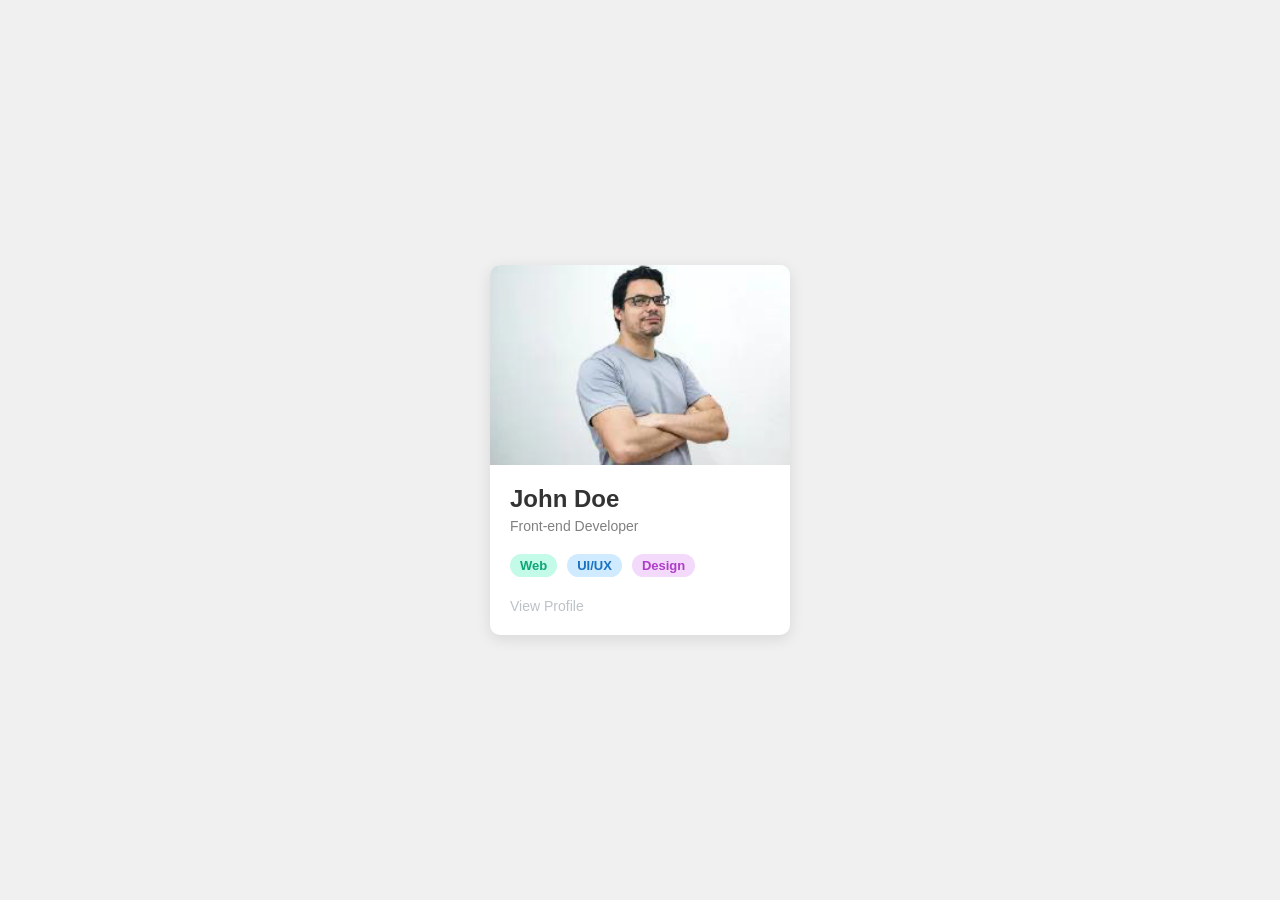
<file: html_card/card.html>
<!DOCTYPE html>
<html>
<head>
    <title>Profile Card</title>
    <style>

    
        body {
            background-color: #f0f0f0;
            display: flex;
            justify-content: center; /* توسيط أفقي */
            align-items: center;     /* توسيط عمودي */
            height: 100vh;           
            margin: 0;
            font-family: Arial;
        }

        .card {
            width: 300px;
            background: white;
            margin: auto;
            padding-bottom: 20px;
            border: 0px solid #ccc;
            text-align: left;     /* محاذاة النص لليسار */
            border-radius: 10px; /* حواف دائرية للكرت */
            overflow: hidden;
            box-shadow: 0 4px 15px rgba(0,0,0,0.1); /* ظل*/
        }

        .content {
            padding: 0 20px;
        }

        .avatar {
            width: 100%;
            height: 200px;
            object-fit: cover;      
            object-position: center;
            display: block;
        }


        h2 {
            margin-top: 20px;
            margin-bottom: 5px;
            color: #333;
        }

        p {
            color: gray;
            margin-top: 0;
            margin-bottom: 20px;
            font-size: 14px;
        }

        .tags {
            display: flex;
            gap: 10px;               /* مسافة بين الأزرار */
            margin-bottom: 20px;
        }

        .tag {
            padding: 4px 10px;  
            border-radius: 20px; 
            font-size: 13px;
            font-weight: bold;
        }

        .tag-web { background-color: #c3fae8; color: #0ca678; }    
        .tag-ui  { background-color: #d0ebff; color: #1971c2; }    
        .tag-design { background-color: #f3d9fa; color: #ae3ec9; } 

        .btn {
            display: inline-block;
            color: #bdc2c8;          
            text-decoration: none;  
            font-size: 14px;
            transition: 0.3s;
        }

        .btn:hover {
            background: darkblue;
            transform: scale(1.1);
        }

    </style>
</head>

<body>

<div class="card">
    <img src="JJJJ.png" class="avatar">
    <div class="content">
    <h2>John Doe</h2>
    <p>Front-end Developer</p>

    <div class="tags">
            <span class="tag tag-web">Web</span>
            <span class="tag tag-ui">UI/UX</span>
            <span class="tag tag-design">Design</span>
        </div>
    <a href="#" class="btn">View Profile</a>
</div>
</div>
</body>
</html>
</file>
<file: Absolute Positioning&Layouts/css/style.css>
body {
    background-color: #fff; 
    display: flex;
    justify-content: center; 
    align-items: center;     
    height: 100vh;           
    margin: 0;
    font-family: Arial, sans-serif;
}

.container {
    position: relative;
    width: 500px;
    height: 500px;
    display: flex;
    justify-content: center;
    align-items: center;
}

.circle {
    width: 350px;
    height: 350px;
    background-image: url("../images/bg.png"); 
    background-size: cover;
    border: 15px solid #4a6d3c; 
    border-radius: 50%;        
    display: flex;
    justify-content: center;
    align-items: center;
    box-shadow: 0 10px 20px rgba(0,0,0,0.2); 
}

.title {
    background-color: rgba(239, 210, 63, 0.5);; 
    border: 2px solid #333;
    border-radius: 10px;
    padding: 10px 10px;
    text-align: center;
    z-index: 5; 
}

.title h3 {
    margin: 0;
    font-size: 24px;
    color: #333;
}

.player {
    position: absolute; 
    width: 100px;       
    height: 100px;
    border-radius: 50%; 
    overflow: hidden;   
    border: 0px solid #fff; 
    transition: all 0.4s ease-in-out; 
}

.player-top {
    top: 0;
    left: 190px; 
}

.player-bottom {
    bottom: 0;
    left: 190px;
}

.player-left {
    left: 0;
    top: 190px; 
}

.player-right {
    right: 0;
    top: 190px;
}

.player:hover {
    transform: scale(1.2); 
    border: 5px solid #ded123; 
    z-index: 10; 
}
</file>
<file: CSS Keyframe Animations & Multi-Layered Motion/css/style.css>
body {
    margin: 0;
    padding: 0;
    overflow: hidden;
}


.contianer {
    position: absolute;
    top: 20px;
    left: 20px;

    animation: moveEverything 10s infinite;
}

.img {
    width: 200px;
    height: 150px;
    background-color: red;
    display: flex;
    justify-content: center;
    align-items: center;
    position: relative;
    
    animation: imageAnimation 10s infinite;
}

.img img {
    width: 120px;
}

.text {
    width: 200px;
    height: 150px;
    background-color: blue;
    color: black;
    display: flex;
    flex-direction: column;
    justify-content: center;
    align-items: center;
    margin-top: 20px;
    
    animation: textAnimation 10s infinite;
}

@keyframes moveEverything {
    0%, 25% { top: 20px; }      
    50%, 75% { top: 250px; }     
    100%     { top: 20px; }      
}

@keyframes imageAnimation {
    0%   { background-color: red; left: 0; }              
    25%  { background-color: yellow; left: 300px; }      
    50%  { background-color: blue; left: 300px; }        
    75%  { background-color: green; left: 0; }           
    100% { background-color: red; left: 0; }            
}

@keyframes textAnimation {
    0%   { background-color: blue; left: 0; }           
    25%  { background-color: yellow; left: 300px; }      
    50%  { background-color: blue; left: 300px; }       
    75%  { background-color: green; left: 0; }           
    100% { background-color: blue; left: 0; }           
}
</file>
<file: CSS Navigation Bars & Hover Effects/css/style.css>
/*body{
    background-image: url("../images/back.jpg");
    background-repeat: no-repeat;
    background-size:100%;
}*/

body {
    background-color: white; 
    margin: 0;
    font-family: Arial, sans-serif;
    display: flex; 
    justify-content: center;
    padding-top: 50px;
}

.navbar {
    display: flex; 
    padding: 0;
    list-style: none
}

.nav-item {
    display: flex;
    align-items: center;
    justify-content: flex-start;
    background-color: #000; 
    width: 50px;
    color: white; 
    text-decoration: none; 
    padding: 10px 20px; 
    font-size: 13px;
    border-right: 2px solid white; 
    transition: all 0.2s ease;
}

.nav-item:hover {
    background-color: #ff9900; 
    border-left: 5px solid red; 
    font-weight: bold;
}

.nav-item span:hover {
    padding-left: 15px;
}
</file>
<file: Quiz-Platform/css/style.css>
body{
    margin: 0;
    background-image: url("../images/back.png");
    background-repeat: no-repeat;
    background-size: cover;
    /* لجعل النافبار ينزل عن السقف بطريقة مضمونة، نستخدم padding للـ body */
    padding-top: 40px;
}


header {
   background-color: white;
   box-shadow:0 10px 30px rgb(0,0,0,0.2);
   width: 100%;
   overflow: auto;
   font-family:Arial; 
   font-size: 14px;
}

.container{
    width: 1000px;
    max-height: 1000px;
    margin: auto;
    overflow: auto;
    font-family:Arial; 
    font-size: 14px;
}

.logo img{
    margin-top: 15px;
    margin-left: 10px;
    float: left;
}

.logo h2{
    float: left;
    margin-left: 5px;
}


.links a{
    text-decoration: none;
    color: black;
    font-weight: 500;
}

.links{
    list-style: none;
    float: left;
    margin-left: 58%;
    margin-top: 18px;
}

.links li{
    float: left;
    margin-right: 40px;
}

.buttons{
    float: right;
    margin-right: 10px;
    margin-top: 15px;
}

.buttons .score-btn, .buttons .signout-btn{
    margin-left: 10px;
    border: none;
    box-shadow: 0 10px 30px rgb(0,0,0,0.2);
    color: white;
    border-radius: 3px;
    padding: 5px;
}

.buttons .score-btn{
    background-color: chocolate;
}

.buttons .signout-btn{
    background-color: royalblue;
}

.clear{
    clear: both;
}

.welcom{
    text-align: center;
    padding: 40px;
}

.question{
    height: auto;
    width: 500px;
    background-color: white;
    border-radius: 10px;
    padding: 20px;
    margin: 20px auto;
    box-shadow: 0 10px 30px rgb(0,0,0,0.2);
}

.question h2{
    border-bottom: 2px solid #ddd;        
    padding: 5px;        
    width: 100%;                                          
    margin-bottom: 5px;         
}

.question label{
     display: block;
     margin-top: 15px;
     margin-bottom: 15px;
     text-align: center;
}

.question .option{
    padding: 10px;
    margin: 5px;
    width: 44%;
    background-color:#ddd;
    border-radius: 5px;
    box-shadow: 0 2px 5px rgba(0,0,0,0.1);
    float: left;
    cursor: pointer;
}

/* السطر السحري: لما الراديو اللي جوا الديف يصير checked */
.option:has(input:checked) {
    background-color: #3f5eb5; /* اللون الأزرق */
    color: white; /* النص يصير أبيض عشان يبان */
}

.question .next-btn{
    margin-top: 10px;
    margin-left: 5px;
    padding: 5px 20px ;
    background-color:#3f5eb5 ;
    color: white;
    border: none;
    border-radius: 4px;
     box-shadow: 0 2px 5px rgba(0, 0, 0, 0.1);
}


footer {
    background-color: #3f5eb5; /* الفوتر الأساسي أزرق */
    width: 100%;
    height: 50px;
    padding-bottom: 30px; /* مسافة زرقاء فوق الشريط الأبيض */
    clear: both;
    margin-top: 50px;
}

.white-bar {
    background-color: white; /* الديف اللي داخل الفوتر أبيض */
    width: 100%;             /* يمتد بعرض الفوتر */
    padding: 10px 0; 
           /* نحافة الشريط الأبيض */
    text-align: center;
}

.white-bar p {
    margin: 0;
    color: #444;             /* لون النص رمادي غامق */
    font-size: 14px;
    font-family: Arial;
}
</file>
<file: transaction/css/style.css>
/* الحاوية الأساسية للأيقونة */
.card {
    width: 200px;
    height: 200px;
    position: relative;
    border: 5px solid rgba(0, 123, 255, 0.95);
    overflow: hidden; /* ضروري عشان الكلام ما يطلع برا المربع */
}

.card img {
  width: 100%;
  height: 100%;
}

.info h3 {
    color: white; 
    font-size: 18px;
}

.info p {
    color: #ccc;    
    font-size: 14px;
}

/* الطبقة الزرقاء (النص) */
.info {
    position: absolute;
    bottom: 0;        /* نثبتها في الأسفل */
    left: 0;
    width: 100%;
    height: 0;        /* البداية تكون مختفية (ارتفاعها صفر) */
    background-color: rgba(0, 123, 255, 0.95);
    color: white;
    transition: height 2s; /* هنا السحر: ينعم تغيير الارتفاع */
}

/* عند تمرير الفأرة على المربع الكبير */
.card:hover .info {
    height: 40%;     /* يرتفع للأعلى بمقدار 50 بكسل */
}
</file>
<file: yokos-kitchen-landing-page/css/style.css>
body{
    background-image: url("../images/back.jpg");
    background-repeat: no-repeat;
    background-size:100%;
}


.container{
    width: 1000px;
    max-height: 1000px;
    background-color: white;
    margin: auto;
    overflow: auto;
}

header{
    background-color: #ddd;
    /* لضمان ظهور الخلفية حول العناصر الطافية */
    overflow: auto;
}


header img {
    width: 48px;
    height: 40px;
    margin-top: 26px;
    margin-left: 41px;
    /* جعل الصورة تطفو لليسار */
    float: left; 
}

header h1{
    /* هان لازم اعمله فلوت عشان اقدر اعطيه margin وهيك والا مش هيزبط لان هتكون الصورة طايرة و النص تحت فمش هيشوفوا بعض*/
    float: left; 
    margin-left: 15px;
}

header h5{
    /* الابسليوت بخلي العنصر جر و بيعطيني حرية في وين احدد مكانه بالبكسل حتلا وما بتاثر بمارجين وبادينق العناصر االي حواليه يعني عادي ممكن يلزق فيهم لو بدي*/
    position:absolute;
    margin-left: 108px;
    margin-top: -25px;
}

.clear{
    clear: both;
}

nav{
   background-color: rgb(133, 134, 135); 
   /* لضمان ظهور الخلفية حول العناصر الطافية */
   overflow: auto;
   margin-top: 5px;
}

/*هاد عشان أشيل الترقيم الي بيظهر تلقائي سواء أرقام أو دوائر غيره */
nav ul {
    list-style: none;
}


nav li a {
    /* لإزالة الخط الذي تحت الرابط */
    text-decoration: none;
    color: #ffffff;
    float: left;
    padding: 10px;
}

nav .active{
    color: black;
    font-weight: bold;
}

section .pi{
    /* هان بقسم المسافة كلها 100 على ثلاث عناصر الي هما الديف بطلع 33.33*/
    width: 33.33%;
    float: left;
}

.pi h4,.pi h3,.pi .p1 {
    color: #a52a2a; 
}

.pi .p1{
border-bottom: 2px solid #ddd;          /* الخط الرمادي الرفيع */
padding: 5px;        /* مسافة فوق وتحت النص عشان ما يلزق بالخط */
width: 70%;                                          /* طول الخط  */
margin-bottom: 5px;         /* مسافة بسيطة بين كل أكلة والثانية */
}


.pi img {
    margin: 10px; 
    /*  هان اعطينا اطار ونوعه ولونه للصورة*/
    border: 2px solid #ddd;
    padding: 5px;
}

.lower-section {
    display: flex;
    /* توزيع العناصر بمسافات متساوية */
    justify-content: space-between;
    align-items: flex-start;
    padding: 20px;
    /*  مسافة بين الأعمدة عشان محتواهم ما يدخل على بعض*/
    gap: 30px; 
}

.photo-box {
    /* 1. إضافة الإطار (لون رمادي فاتح مثل الصورة) */
    border: 1px solid #ddd;
    /* 2. إضافة مسافة داخلية (Padding) لكي لا يلتصق الإطار بالصورة والنص */
    padding: 10px;
    /* لجعل الإطار على قد محتواه تماماً */
    width: fit-content; 
    
    /* 4. text-align: center; لتوسيط النص (اسم الصوص) تحت الصورة */
}

.photo-box p {
    /* مسافة صغيرة بين الصورة والنص */
    margin-top: 8px; 
    font-size: 14px;
    color: #333;
}

.sauce-info h4 {
   color: #a52a2a; 
}

.contact-box h3,.contact-box p {
color: #a52a2a; 
}

footer{
   background-color: #ddd;
   height: 40px; 
}

footer p{
    line-height: 40px; /* نفس ارتفاع الفوتر لتوسيط النص عمودياً */
    padding-left: 10px; /* لإبعاد النص عن الحافة اليسرى قليلاً */
    font-size: 14px;
}

.parent{
    background-color: #a52a2a;
    padding: 10px;

}

.parent div{
background-color: #333;
text-align: center;
width: 25%;
float: left;
padding-top: 10px;
padding-bottom: 10px;
}
</file>
<file: flex/style.css>
.box{
    height:200px ;
    width: 300px;
    background-color: white;
    border: 2px;
    border-radius: 10px;
    border-style: solid;
    border-color: rgb(207, 207, 207);
    position: relative;
    padding: 30px 20px;
    margin-top:30px;
    display: flex;
    flex-direction: column;
    gap: 15px;
}

.information{
    background-color: rgb(243, 243, 243);
    border: 2px;
    border-radius: 10px;
    border-style: solid;
    border-color: rgb(207, 207, 207);
    position: absolute;
    top: -22px;
    padding: 10px;
    font-size: 14px;
}

.input{
  background-color: rgb(243, 243, 243);
  display: flex;
  align-items: center;
  height: 25px;  
  border: 2px;
  border-radius: 5px;
  border-style: solid;
  border-color: rgb(207, 207, 207);
  border-left: 8px solid turquoise;
  padding: 5px;
}

.input img{
    width: 25px;
    height: 30px;
}

.btn{
background-color: rgb(149, 239, 239);
border: 1px solid rgb(149, 239, 239);
border-radius: 5px;
box-shadow: 2px 2px 3px #888;
width: 70px;
padding: 10px;
}

.btn:hover{
    background-color: #a8a8a8;
    border-color: #a8a8a8;
}






/*.Container {
    width: 350px;
    background: white;
    border: 1px solid #ddd;
    padding: 30px 20px 30px 20px;
    position: relative;
    margin-top: 30px;
    border-radius: 8px;
}

.title {
    position: absolute;
    top: -15px;
    left: 20px;
    background: #f0f0f0;
    padding: 5px 15px;
    border: 1px solid #ccc;
    border-radius: 5px;
    font-size: 14px;
}


.input {
    display: flex; 
    margin-bottom: 10px;
    border: 1px solid #ccc; 
    border-radius: 4px;
    overflow: hidden;
    height: 40px; 
}


.icon {
    width: 45px;
    background: #f5f5f5;
    display: flex;
    justify-content: flex-start;
    align-items: center;
    border-left: 8px solid #00a8a8; 
    padding-left: 2px;
}

.icon img {
    width: 25px; 
}


input {
    flex: 1;
    border: none; 
    padding: 0 10px;
    background: #f5f5f5;
    outline: none;
    font-size: 16px;
}

.register-btn {
    background: #b2e0e0;
    border: 1px solid #88cccc;
    padding: 10px 25px;
    border-radius: 4px;
    cursor: pointer;
    color: #333;
    margin-top: 2px;
    box-shadow: 2px 2px 3px #888; 
    background-color: #81b9b9;
}

.register-btn:hover {
    background-color: #a29899; 
    border-color: #b8aeaf;
}*/
</file>
<file: float/style.css>
body {
font-family: Tahoma, Arial, sans-serif;
font-size: 16px;
background-color: white; 
margin: 0;
height: 100vh;
display: flex;
justify-content: center;
align-items: center;
overflow: hidden;
}

.container{
    width: 600px;
    position: relative;
}

.bar{
    background-color: rgb(255, 0, 225);
    width: 100%;
    height: 15px;
    position:absolute;
}

.content{
    margin-top: 15px; /* إزاحة المحتوى بالكامل تحت البار */
    padding: 10px;
    height: 435px; 
    overflow-y:scroll;
}

.content p{
    margin-top: 0;
}

.img-girl {
    float: left;
    width: 300px;
    margin-right:10px ;
}

.clear{
    clear: both;
}

.img-boy {
    float: right;
    width: 300px;
    margin-left:10px ;
}

.img-imoji{
   float: right;
    width: 200px;
    margin-left:10px ; 
}

.red-text{
    color: red;
    text-decoration: underline;
    background-color: rgb(233, 162, 162);
    font-weight: bold;
}























































/*body {
font-family: Tahoma, Arial, sans-serif;
background-color: white; 
margin: 0;
height: 100vh;
display: flex; 
justify-content: center;
align-items: center;
overflow: hidden;
}

.Container {
width: 650px; 
background: white;
}

.pink-bar {
width: 100%; 
height: 15px;
background-color: #ff0080;
border-style: outset ;
border-color: #ff0080; 
}

.Content {
padding: 10px;   
height: 410px; 
overflow-y: scroll; 
}


.img-girl {
float: left;
width: 300px;
margin: 0 10px 0px 0;
}

.img-boy {
float: right; 
width:300px;
margin: 0 0 0px 10px;
}

.img-imoji {
float: right;
width: 130px;
margin: 10px 0 0px 10px;
}

p {
text-align: justify;
font-size: 18px;
line-height: 1.5;
color: #1a1a1a;
margin-top: 0; 
}

.red-text {
color: #ff0000;
text-decoration: underline;
background-color: #e9bac0;
margin-right: 2px;
font-weight: bold;
}*/
</file>
